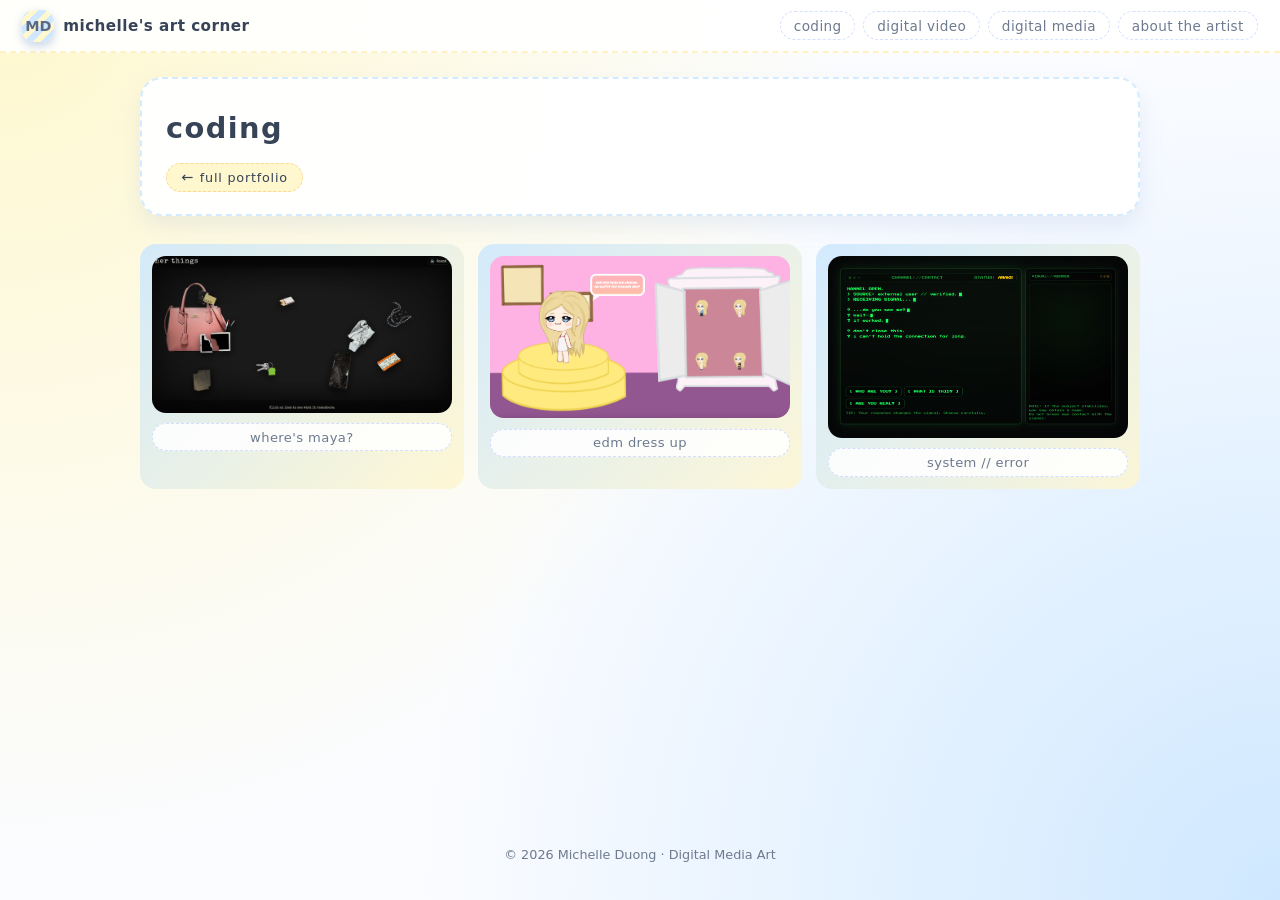
<file: coding.html>
<!DOCTYPE html>
<html lang="en">
  <head>
    <meta charset="UTF-8" />
    <meta name="viewport" content="width=device-width, initial-scale=1.0" />
    <title>Coding</title>
    <meta
      http-equiv="Cache-Control"
      content="no-cache, no-store, must-revalidate"
    />
    <meta http-equiv="Pragma" content="no-cache" />
    <link rel="stylesheet" href="styles.css?v=2" />
  </head>
  <body>
    <header class="site-header">
      <a href="index.html" class="logo-link" aria-label="home">
        <div class="logo-area">
          <span class="logo-mark">MD</span>
          <span class="logo-text">michelle's art corner</span>
        </div>
      </a>
      <nav class="main-nav" aria-label="site sections">
        <a href="index.html#coding">Coding</a>
        <a href="index.html#digital-video">Digital Video</a>
        <a href="index.html#digital-media">Digital Media</a>
        <a href="index.html#about">About the Artist</a>
      </nav>
    </header>

    <main class="page">
      <header class="page-header">
        <h1 class="page-title">coding</h1>
        <a class="back-home" href="index.html#coding"
          ><span>←</span>full portfolio</a
        >
      </header>

      <section class="page-content">
        <div class="coding-gallery">
          <div
            class="coding-card"
            data-artwork-box
            data-art-title="Where's Maya?"
            data-art-description="A girl is missing. All that's left of her is her purse. Search her items for clues in order to uncover the truth behind her disappearance."
          >
            <img src="images/netart copy.jpg" alt="netart project image" />
            <div class="coding-links">
              <a
                href="https://michiejpg.github.io/wheresmaya/"
                target="_blank"
                rel="noopener noreferrer"
                >Where's Maya?</a
              >
            </div>
          </div>

          <div
            class="coding-card"
            data-artwork-box
            data-art-title="EDM Dress Up"
            data-art-description="A 2000s inspired dress-up game modeled after three best friends. Help each girl choose the best outfit for their event. (All elements created by me using Procreate and Photoshop.)"
          >
            <img
              src="images/edmdressup copy.jpg"
              alt="edm dress up project image"
            />
            <div class="coding-links">
              <a
                href="https://michiejpg.github.io/edmdressup/"
                target="_blank"
                rel="noopener noreferrer"
                >EDM Dress Up</a
              >
            </div>
          </div>

          <div
            class="coding-card"
            data-artwork-box
            data-art-title="SYSTEM // ERROR"
            data-art-description="An unusual error in your system. Someone is reaching out. Do you choose to trust them?"
          >
            <img src="images/systemerror.png" alt="system error project image" />
            <div class="coding-links">
              <a
                href="https://michiejpg.github.io/SYSTEM_ERROR/"
                target="_blank"
                rel="noopener noreferrer"
                >SYSTEM // ERROR</a
              >
            </div>
          </div>
        </div>
      </section>

      <div class="description-modal" id="description-modal" aria-hidden="true">
        <div class="description-modal-inner">
          <button
            type="button"
            class="description-modal-close"
            aria-label="close description"
          >
            ✕
          </button>
          <h3 id="description-modal-title"></h3>
          <p id="description-modal-body"></p>
          <div
            id="description-modal-actions"
            class="description-modal-actions"
          ></div>
        </div>
      </div>
    </main>

    <footer class="site-footer">
      <p>&copy; <span id="year"></span> Michelle Duong · Digital Media Art</p>
    </footer>
    <script src="artwork-modals.js?v=2" defer></script>
  </body>
</html>
</file>
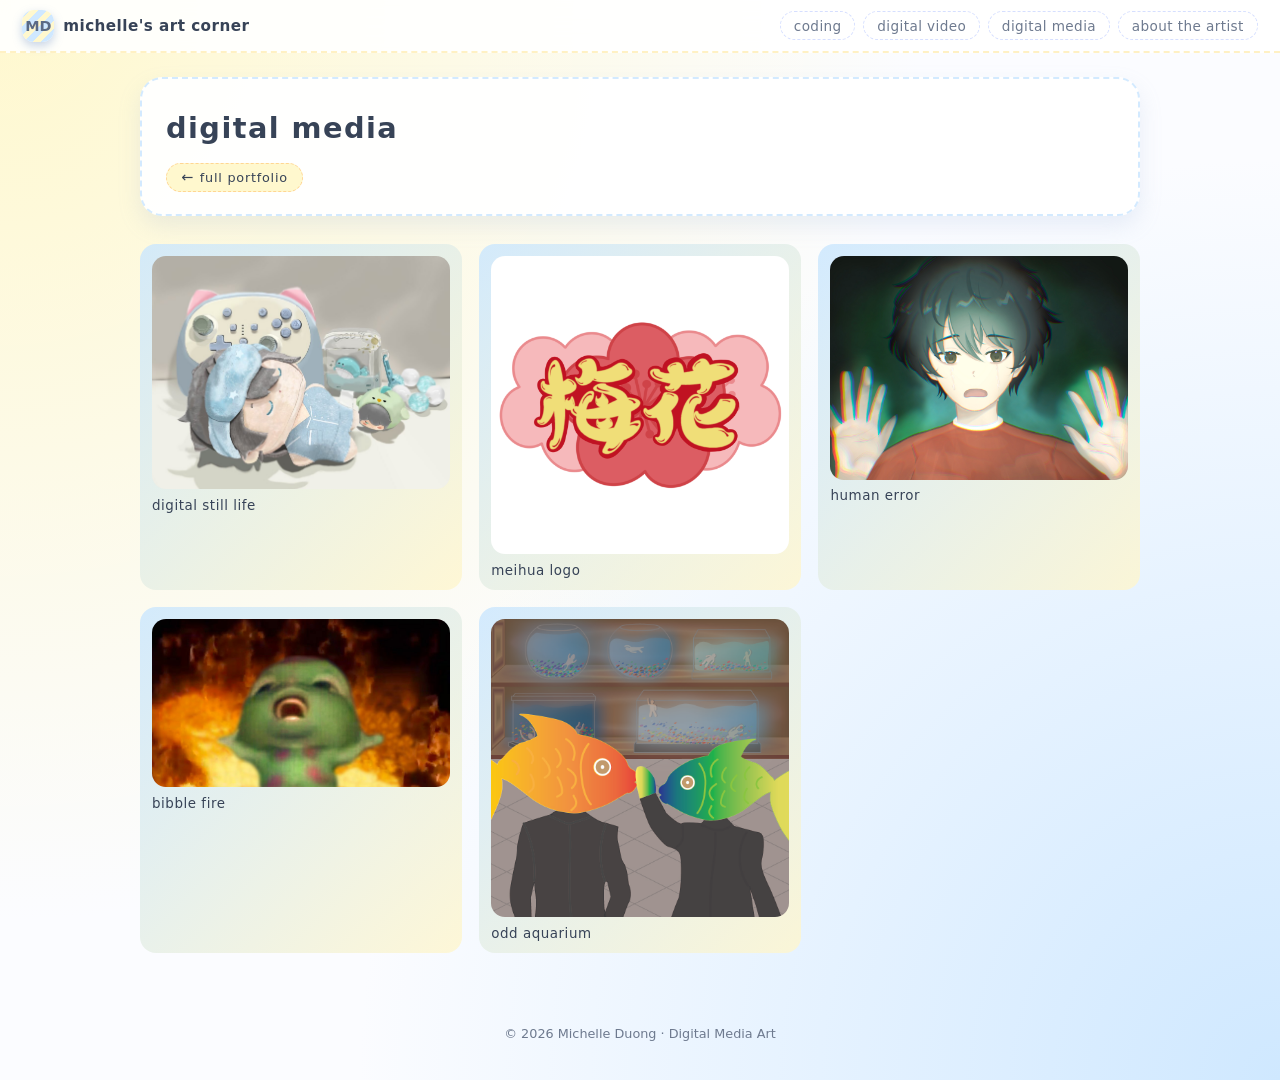
<file: digital-media.html>
<!DOCTYPE html>
<html lang="en">
  <head>
    <meta charset="UTF-8" />
    <meta name="viewport" content="width=device-width, initial-scale=1.0" />
    <meta
      http-equiv="Cache-Control"
      content="no-cache, no-store, must-revalidate"
    />
    <meta http-equiv="Pragma" content="no-cache" />
    <title>Digital Media</title>
    <link rel="stylesheet" href="styles.css?v=2" />
  </head>
  <body>
    <header class="site-header">
      <a href="index.html" class="logo-link" aria-label="home">
        <div class="logo-area">
          <span class="logo-mark">MD</span>
          <span class="logo-text">michelle's art corner</span>
        </div>
      </a>
      <nav class="main-nav" aria-label="site sections">
        <a href="index.html#coding">Coding</a>
        <a href="index.html#digital-video">Digital Video</a>
        <a href="index.html#digital-media">Digital Media</a>
        <a href="index.html#about">About the Artist</a>
      </nav>
    </header>

    <main class="page">
      <header class="page-header">
        <h1 class="page-title">Digital Media</h1>
        <a class="back-home" href="index.html#digital-media"
          ><span>←</span>full portfolio</a
        >
      </header>

      <section class="page-content">
        <div class="illustration-gallery">
          <figure
            class="illustration-piece"
            data-artwork-box
            data-art-title="digital still life"
            data-art-description="A digital painting of items I have around my room, created with Photoshop."
          >
            <img
              src="images/digitalpainting copy.jpg"
              alt="digital painting illustration"
            />
            <figcaption>digital still life</figcaption>
          </figure>
          <figure
            class="illustration-piece"
            data-artwork-box
            data-art-title="meihua logo"
            data-art-description="A fictional idol group logo, MEIHUA (meaning plum blossoms in the snow), created with Procreate and Illustrator."
          >
            <img src="images/MEIHUA.JPG" alt="meihua illustration" />
            <figcaption>meihua logo</figcaption>
          </figure>
          <figure
            class="illustration-piece"
            data-artwork-box
            data-art-title="human error"
            data-art-description="An art piece responding to Marshall McLuhan's &lt;i&gt;The Medium is the Massage&lt;/i&gt;. A young boy is trapped in a digital world, showcasing how the young generation is being consumed by their use of technology."
          >
            <img src="images/Human Error.jpg" alt="human error illustration" />
            <figcaption>human error</figcaption>
          </figure>
          <figure
            class="illustration-piece"
            data-artwork-box
            data-art-title="bibble fire"
            data-art-description="A meme mashup of elmo in flames and bibble, created with Photoshop"
          >
            <img src="images/bibble fire.jpg" alt="bibble fire artwork" />
            <figcaption>bibble fire</figcaption>
          </figure>
          <figure
            class="illustration-piece"
            data-artwork-box
            data-art-title="odd aquarium"
            data-art-description="A simple aquarium, except the patrons are fish and the ones in the tanks are humans, created with Illustrator"
          >
            <img src="images/odd aquarium.jpg" alt="odd aquarium artwork" />
            <figcaption>odd aquarium</figcaption>
          </figure>
        </div>
      </section>

      <div class="description-modal" id="description-modal" aria-hidden="true">
        <div class="description-modal-inner">
          <button
            type="button"
            class="description-modal-close"
            aria-label="close description"
          >
            ✕
          </button>
          <h3 id="description-modal-title"></h3>
          <p id="description-modal-body"></p>
          <div
            id="description-modal-actions"
            class="description-modal-actions"
          ></div>
        </div>
      </div>

      <div class="image-modal" id="image-modal" aria-hidden="true">
        <div class="image-modal-inner">
          <button
            class="image-modal-close"
            type="button"
            aria-label="close image"
          >
            ✕
          </button>
          <img id="image-modal-viewer" alt="" />
        </div>
      </div>
    </main>

    <footer class="site-footer">
      <p>&copy; <span id="year"></span> Michelle Duong · Digital Media Art</p>
    </footer>
    <script src="artwork-modals.js?v=2" defer></script>
  </body>
</html>
</file>
<file: styles.css>
:root {
  --blue-soft: #cfe8ff;
  --blue-deep: #7aa7e6;
  --yellow-soft: #fff8ce;
  --yellow-deep: #ffdf7d;
  --pink-soft: #ffd7ec;
  --text-main: #374357;
  --text-muted: #6e7a8f;
  --bg-main: #fbfcff;
  --card-radius: 20px;
  --shadow-soft: 0 12px 28px rgba(120, 150, 200, 0.18);
}

*,
*::before,
*::after {
  box-sizing: border-box;
}

body {
  margin: 0;
  font-family: "Comic Neue", system-ui, -apple-system, BlinkMacSystemFont,
    "Segoe UI", sans-serif;
  background:
    radial-gradient(circle at top left, var(--yellow-soft), transparent 55%),
    radial-gradient(circle at bottom right, var(--blue-soft), transparent 55%),
    var(--bg-main);
  color: var(--text-main);
  min-height: 100vh;
  display: flex;
  flex-direction: column;
}

a {
  color: inherit;
  text-decoration: none;
}

.logo-link {
  color: inherit;
  text-decoration: none;
}

.logo-link:focus-visible {
  outline: 2px solid var(--blue-deep);
  outline-offset: 3px;
  border-radius: 12px;
}

.site-header {
  position: sticky;
  top: 0;
  z-index: 10;
  backdrop-filter: blur(18px);
  background: rgba(255, 255, 255, 0.9);
  border-bottom: 2px dashed rgba(255, 240, 190, 0.9);
  display: flex;
  align-items: center;
  justify-content: space-between;
  padding: 0.6rem 1.4rem;
}

.logo-area {
  display: flex;
  align-items: center;
  gap: 0.55rem;
}

.logo-mark {
  width: 32px;
  height: 32px;
  border-radius: 12px;
  background: repeating-linear-gradient(
      135deg,
      var(--blue-soft),
      var(--blue-soft) 6px,
      var(--yellow-soft) 6px,
      var(--yellow-soft) 12px
    );
  display: flex;
  align-items: center;
  justify-content: center;
  font-weight: 700;
  font-size: 0.9rem;
  color: #5a6a85;
  box-shadow: 0 4px 10px rgba(120, 150, 200, 0.4);
}

.logo-text {
  font-weight: 600;
  font-size: 0.95rem;
  letter-spacing: 0.03em;
  text-transform: lowercase;
  color: var(--text-main);
}

.main-nav {
  display: flex;
  align-items: center;
  gap: 0.5rem;
  flex-wrap: wrap;
}

.main-nav a {
  padding: 0.35rem 0.8rem;
  border-radius: 999px;
  font-size: 0.85rem;
  letter-spacing: 0.03em;
  text-transform: lowercase;
  color: var(--text-muted);
  background: rgba(255, 255, 255, 0.9);
  border: 1px dashed rgba(210, 220, 255, 0.9);
  transition: all 0.16s ease-out;
}

.main-nav a:hover,
.main-nav a:focus {
  background: var(--yellow-soft);
  border-color: rgba(255, 210, 140, 0.9);
  color: var(--text-main);
  box-shadow: 0 6px 12px rgba(180, 160, 120, 0.25);
  transform: translateY(-1px) rotate(-1deg);
}

.page {
  width: 100%;
  max-width: 1040px;
  margin: 1.5rem auto 2.5rem;
  padding: 0 1.25rem;
  flex: 1;
}

.page-home {
  display: flex;
  flex-direction: column;
  gap: 2.5rem;
  margin-bottom: 3rem;
}

.home-section {
  scroll-margin-top: 5.5rem;
}

.home-section-header {
  padding: 1.35rem 1.4rem 1rem;
  border-radius: 22px;
  background: rgba(255, 255, 255, 0.95);
  border: 2px dashed rgba(207, 232, 255, 0.9);
  box-shadow: 0 10px 22px rgba(150, 170, 210, 0.14);
  margin-bottom: 1.25rem;
}

.home-section-title {
  margin: 0 0 0.35rem;
  font-size: 1.65rem;
  letter-spacing: 0.05em;
  text-transform: lowercase;
}

.home-section-lead {
  margin: 0;
  font-size: 0.92rem;
  color: var(--text-muted);
  line-height: 1.45;
  max-width: 36rem;
}

.illustration-gallery {
  display: grid;
  grid-template-columns: repeat(auto-fit, minmax(260px, 1fr));
  gap: 1.1rem;
}

.illustration-piece {
  margin: 0;
  border-radius: 16px;
  padding: 0.75rem;
  background: linear-gradient(
    135deg,
    rgba(201, 230, 255, 0.8),
    rgba(255, 246, 205, 0.8)
  );
  transition: transform 0.14s ease-out, box-shadow 0.14s ease-out;
}

.illustration-piece img {
  width: 100%;
  height: auto;
  display: block;
  border-radius: 14px;
  cursor: zoom-in;
}

.illustration-piece figcaption {
  margin-top: 0.55rem;
  font-size: 0.84rem;
  letter-spacing: 0.04em;
  text-transform: lowercase;
  color: var(--text-main);
}

.illustration-piece:hover,
.illustration-piece:focus-within {
  transform: translateY(-2px);
  box-shadow: 0 10px 22px rgba(150, 170, 210, 0.25);
}

.about-home {
  display: grid;
  grid-template-columns: minmax(0, 1fr) minmax(0, 1.15fr);
  gap: 1.25rem;
  align-items: start;
}

.about-photos {
  display: grid;
  grid-template-columns: repeat(2, minmax(0, 1fr));
  gap: 1rem;
  width: 100%;
  max-width: min(100%, 42rem);
  min-width: 0;
}

.about-photo {
  margin: 0;
  border-radius: 16px;
  overflow: hidden;
  border: 2px dashed rgba(255, 230, 190, 0.9);
  box-shadow: 0 6px 14px rgba(150, 170, 210, 0.18);
}

.about-photo img {
  width: 100%;
  aspect-ratio: 4 / 5;
  object-fit: cover;
  display: block;
  vertical-align: middle;
}

.about-copy {
  margin: 0;
}

.about-copy p {
  margin: 0;
}

.about-copy p + p {
  margin-top: 0.85rem;
}

.hero {
  text-align: center;
  padding: 2.2rem 1.5rem 2rem;
  border-radius: 26px;
  background:
    repeating-linear-gradient(
      135deg,
      rgba(255, 248, 206, 0.95),
      rgba(255, 248, 206, 0.95) 10px,
      rgba(207, 232, 255, 0.96) 10px,
      rgba(207, 232, 255, 0.96) 20px
    );
  box-shadow: var(--shadow-soft);
  position: relative;
  overflow: hidden;
}

.hero-tag {
  display: inline-flex;
  align-items: center;
  gap: 0.4rem;
  padding: 0.3rem 0.9rem;
  border-radius: 999px;
  background: rgba(255, 255, 255, 0.96);
  color: var(--text-muted);
  font-size: 0.8rem;
  letter-spacing: 0.09em;
  text-transform: lowercase;
  position: relative;
  z-index: 1;
}

.hero-tag::before {
  content: "✶";
  font-size: 0.9rem;
  color: var(--blue-deep);
}

.hero-title {
  margin: 1.1rem 0 0.4rem;
  font-size: clamp(2.2rem, 5vw, 3rem);
  letter-spacing: 0.06em;
  text-transform: lowercase;
  color: var(--text-main);
  position: relative;
  z-index: 1;
}

.hero-subtitle {
  margin: 0;
  max-width: 30rem;
  margin-inline: auto;
  font-size: 0.98rem;
  line-height: 1.5;
  color: var(--text-muted);
  position: relative;
  z-index: 1;
}

.grid {
  display: grid;
  grid-template-columns: repeat(auto-fit, minmax(230px, 1fr));
  gap: 1.3rem;
  margin-top: 2.25rem;
}

.card {
  padding: 1.4rem 1.3rem;
  border-radius: var(--card-radius);
  background: rgba(255, 255, 255, 0.94);
  border: 2px dashed rgba(255, 230, 190, 0.9);
  box-shadow: 0 6px 14px rgba(180, 170, 150, 0.16);
  transition: transform 0.16s ease-out, box-shadow 0.16s ease-out,
    background 0.16s ease-out;
}

.card:hover,
.card:focus {
  transform: translateY(-2px) rotate(-1.2deg);
  box-shadow: 0 10px 22px rgba(180, 170, 150, 0.28);
  background: radial-gradient(circle at top left, var(--pink-soft), #ffffff);
}

.card h2 {
  margin: 0 0 0.4rem;
  font-size: 1.15rem;
}

.card p {
  margin: 0;
  font-size: 0.9rem;
  color: var(--text-muted);
}

.card-wide {
  grid-column: 1 / -1;
}

.page-header {
  padding: 2rem 1.5rem 1.4rem;
  border-radius: 22px;
  background: rgba(255, 255, 255, 0.95);
  border: 2px dashed rgba(207, 232, 255, 0.9);
  box-shadow: 0 10px 22px rgba(150, 170, 210, 0.18);
  margin-bottom: 1.75rem;
}

.back-home {
  display: inline-flex;
  align-items: center;
  gap: 0.35rem;
  margin-top: 0.75rem;
  padding: 0.35rem 0.9rem;
  border-radius: 999px;
  background: var(--yellow-soft);
  border: 1px dashed rgba(255, 210, 140, 0.9);
  font-size: 0.8rem;
  letter-spacing: 0.06em;
  text-transform: lowercase;
  color: var(--text-main);
  cursor: pointer;
  transition: transform 0.12s ease-out, box-shadow 0.12s ease-out;
}

.back-home span {
  font-size: 0.9rem;
}

.back-home:hover,
.back-home:focus {
  transform: translateY(-1px);
  box-shadow: 0 6px 12px rgba(180, 160, 120, 0.28);
}

.page-title {
  margin: 0 0 0.35rem;
  font-size: 1.8rem;
  letter-spacing: 0.05em;
  text-transform: lowercase;
}

.page-subtitle {
  margin: 0;
  font-size: 0.95rem;
  color: var(--text-muted);
  max-width: 30rem;
}

.page-content {
  display: grid;
  grid-template-columns: minmax(0, 1fr);
  gap: 1.5rem;
  align-items: flex-start;
}

.page-content.two-col {
  grid-template-columns: minmax(0, 1.6fr) minmax(0, 1.1fr);
}

.note-card {
  padding: 1.3rem 1.2rem;
  border-radius: var(--card-radius);
  background: rgba(255, 255, 255, 0.9);
  border: 1px dashed rgba(106, 155, 216, 0.4);
  font-size: 0.9rem;
  color: var(--text-muted);
}

.note-card strong {
  color: var(--text-main);
}

.note-card.about-copy {
  font-size: 1.1rem;
  line-height: 1.6;
}

.placeholder-grid {
  display: grid;
  grid-template-columns: repeat(2, minmax(0, 1fr));
  gap: 0.9rem;
}

.coding-gallery {
  display: grid;
  grid-template-columns: repeat(3, minmax(0, 1fr));
  gap: 0.9rem;
}

.coding-card {
  border-radius: 16px;
  padding: 0.75rem;
  background: linear-gradient(
    135deg,
    rgba(201, 230, 255, 0.8),
    rgba(255, 246, 205, 0.8)
  );
}

.coding-card img {
  width: 100%;
  height: auto;
  display: block;
  border-radius: 14px;
}

.coding-links {
  display: grid;
  gap: 0.45rem;
  margin-top: 0.65rem;
}

.coding-links a {
  display: inline-flex;
  align-items: center;
  justify-content: center;
  padding: 0.35rem 0.75rem;
  border-radius: 999px;
  background: rgba(255, 255, 255, 0.85);
  border: 1px dashed rgba(210, 220, 255, 0.95);
  font-size: 0.82rem;
  text-transform: lowercase;
  letter-spacing: 0.03em;
  color: var(--text-muted);
  transition: transform 0.12s ease-out, box-shadow 0.12s ease-out,
    background 0.12s ease-out;
}

.coding-links a:hover,
.coding-links a:focus {
  background: #fff;
  color: var(--text-main);
  transform: translateY(-1px);
  box-shadow: 0 6px 12px rgba(150, 170, 210, 0.22);
}

.placeholder-tile {
  border-radius: 16px;
  padding: 1.1rem 1rem;
  background: linear-gradient(
    135deg,
    rgba(201, 230, 255, 0.8),
    rgba(255, 246, 205, 0.8)
  );
  font-size: 0.85rem;
  color: var(--text-main);
}

.video-grid {
  display: grid;
  grid-template-columns: repeat(2, minmax(0, 1fr));
  gap: 1rem;
}

.video-card {
  border-radius: 16px;
  padding: 0.75rem;
  background: linear-gradient(
    135deg,
    rgba(201, 230, 255, 0.8),
    rgba(255, 246, 205, 0.8)
  );
  cursor: pointer;
  transition: transform 0.14s ease-out, box-shadow 0.14s ease-out;
}

.video-card:hover,
.video-card:focus-within {
  transform: translateY(-2px);
  box-shadow: 0 10px 22px rgba(150, 170, 210, 0.25);
}

.video-thumb {
  width: 100%;
  aspect-ratio: 16 / 9;
  border-radius: 12px;
  overflow: hidden;
  position: relative;
  background: #1a1f2a;
}

.video-thumb video {
  width: 100%;
  height: 100%;
  display: block;
  object-fit: cover;
  border-radius: 12px;
}

.video-card:focus {
  outline: 2px solid var(--blue-deep);
  outline-offset: 3px;
}

.video-card:focus:not(:focus-visible) {
  outline: none;
}

.video-label {
  margin-top: 0.5rem;
  font-size: 0.85rem;
  text-transform: lowercase;
  letter-spacing: 0.05em;
  color: var(--text-main);
}

.video-modal {
  position: fixed;
  inset: 0;
  background: rgba(20, 28, 40, 0.72);
  display: none;
  align-items: center;
  justify-content: center;
  z-index: 50;
  padding: 1.5rem;
}

.video-modal.is-open {
  display: flex;
}

.video-modal-inner {
  position: relative;
  max-width: 960px;
  width: 100%;
  background: #ffffff;
  border-radius: 20px;
  padding: 1rem;
  box-shadow: 0 18px 40px rgba(0, 0, 0, 0.35);
}

.video-modal video {
  width: 100%;
  height: auto;
  border-radius: 14px;
  display: block;
}

.video-modal-close {
  position: absolute;
  top: 0.4rem;
  right: 0.6rem;
  border: none;
  background: transparent;
  font-size: 1.2rem;
  cursor: pointer;
  color: var(--text-muted);
}

.image-modal {
  position: fixed;
  inset: 0;
  background: rgba(20, 28, 40, 0.78);
  display: none;
  align-items: center;
  justify-content: center;
  z-index: 60;
  padding: 1.5rem;
}

.image-modal.is-open {
  display: flex;
}

.image-modal-inner {
  position: relative;
  width: min(92vw, 1100px);
  max-height: 92vh;
  background: #ffffff;
  border-radius: 20px;
  padding: 0.85rem 0.85rem 1.05rem;
  box-shadow: 0 18px 40px rgba(0, 0, 0, 0.35);
}

.image-modal img {
  width: 100%;
  max-height: calc(92vh - 5rem);
  object-fit: contain;
  display: block;
  border-radius: 14px;
}

.image-modal-close {
  position: absolute;
  top: 0.3rem;
  right: 0.6rem;
  border: none;
  background: transparent;
  font-size: 1.2rem;
  cursor: pointer;
  color: var(--text-muted);
}

.description-modal {
  position: fixed;
  inset: 0;
  background: rgba(20, 28, 40, 0.78);
  display: none;
  align-items: center;
  justify-content: center;
  z-index: 55;
  padding: 1.5rem;
}

.description-modal.is-open {
  display: flex;
}

.description-modal-inner {
  position: relative;
  width: min(92vw, 520px);
  max-height: min(85vh, 640px);
  overflow: auto;
  background: #ffffff;
  border-radius: 20px;
  padding: 1.35rem 1.4rem 1.5rem;
  box-shadow: 0 18px 40px rgba(0, 0, 0, 0.35);
}

.description-modal-inner h3 {
  margin: 0 0 0.65rem;
  font-size: 1.35rem;
  letter-spacing: 0.04em;
  text-transform: lowercase;
  color: var(--text-main);
  padding-right: 2rem;
}

.description-modal-inner p {
  margin: 0;
  font-size: 0.95rem;
  line-height: 1.55;
  color: var(--text-muted);
  white-space: pre-line;
}

.description-modal-inner p i,
.description-modal-inner p em {
  font-style: italic;
  color: var(--text-main);
}

.description-modal-close {
  position: absolute;
  top: 0.45rem;
  right: 0.55rem;
  border: none;
  background: transparent;
  font-size: 1.2rem;
  cursor: pointer;
  color: var(--text-muted);
}

.description-modal-actions {
  display: flex;
  flex-wrap: wrap;
  gap: 0.55rem;
  margin-top: 1.15rem;
}

.description-modal-actions:empty {
  display: none;
  margin-top: 0;
}

.description-action-btn {
  display: inline-flex;
  align-items: center;
  justify-content: center;
  padding: 0.4rem 1rem;
  border-radius: 999px;
  background: var(--yellow-soft);
  border: 1px dashed rgba(255, 210, 140, 0.9);
  font-size: 0.82rem;
  letter-spacing: 0.04em;
  text-transform: lowercase;
  color: var(--text-main);
  cursor: pointer;
  font-family: inherit;
  transition: transform 0.12s ease-out, box-shadow 0.12s ease-out;
}

.description-action-btn:hover,
.description-action-btn:focus {
  transform: translateY(-1px);
  box-shadow: 0 6px 12px rgba(180, 160, 120, 0.28);
}

[data-artwork-box].coding-card,
[data-artwork-box].illustration-piece {
  cursor: pointer;
}

.placeholder-label {
  font-size: 0.75rem;
  letter-spacing: 0.1em;
  text-transform: uppercase;
  color: var(--text-muted);
  margin-bottom: 0.3rem;
}

.site-footer {
  padding: 1.3rem 1.5rem 1.6rem;
  text-align: center;
  font-size: 0.8rem;
  color: var(--text-muted);
}

@media (max-width: 720px) {
  .site-header {
    flex-direction: column;
    align-items: flex-start;
    gap: 0.5rem;
  }

  .page {
    margin-top: 1.1rem;
  }

  .hero {
    padding: 1.9rem 1.3rem 1.7rem;
  }

  .page-content {
    grid-template-columns: minmax(0, 1fr);
  }

  .coding-gallery {
    grid-template-columns: minmax(0, 1fr);
  }

  .video-grid {
    grid-template-columns: minmax(0, 1fr);
  }

  .about-home {
    grid-template-columns: minmax(0, 1fr);
  }
}
</file>
